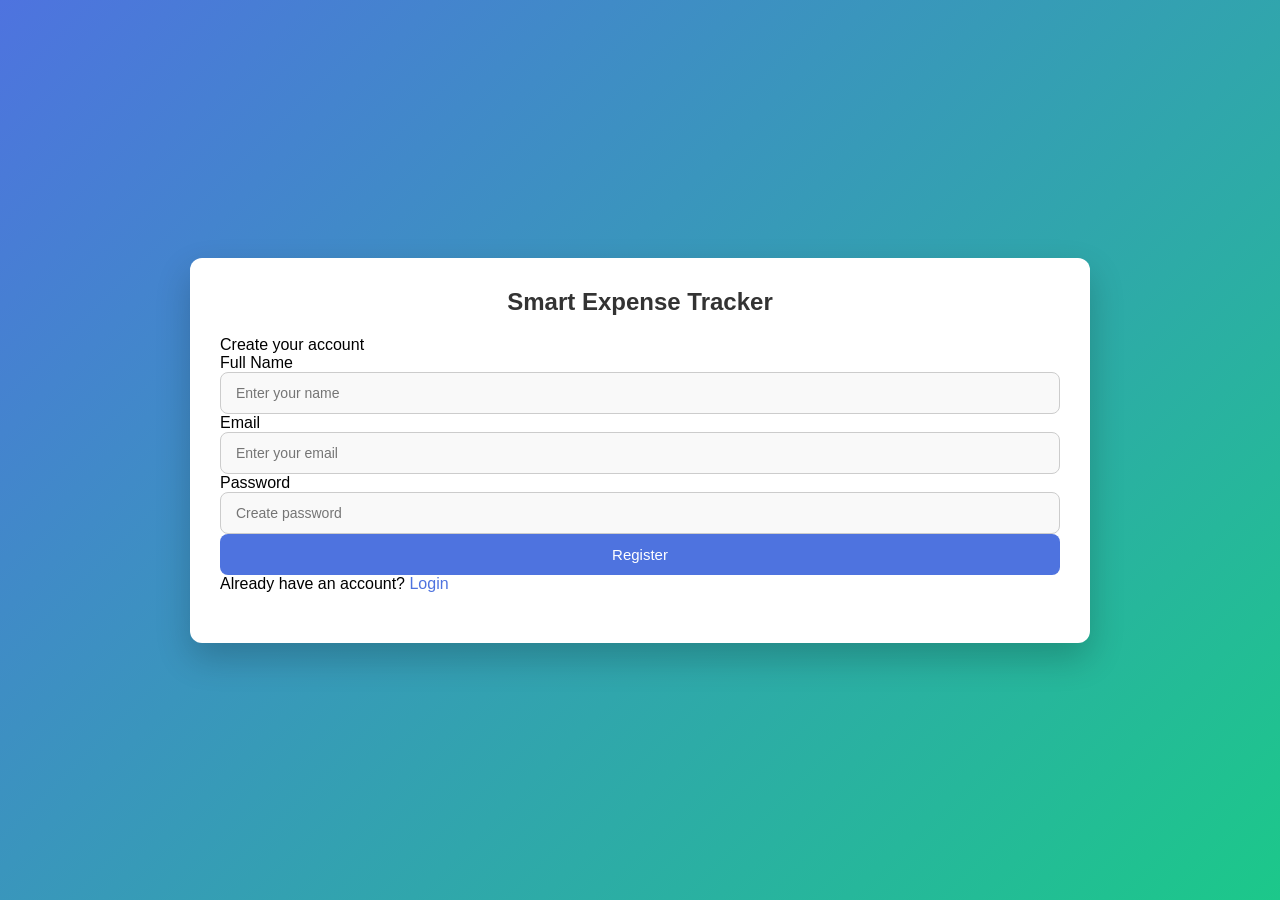
<file: index.html>
<!DOCTYPE html>
<html lang="en">
<head>
    <meta charset="UTF-8">
    <title>Smart Expense Tracker - Register</title>
    <link rel="stylesheet" href="style.css">
</head>
<body>

<div class="container">
    <div class="card">
        <h2>Smart Expense Tracker</h2>
        <p class="subtitle">Create your account</p>

        <form>
            <div class="input-group">
                <label>Full Name</label>
                <input type="text" placeholder="Enter your name" required>
            </div>

            <div class="input-group">
                <label>Email</label>
                <input type="email" placeholder="Enter your email" required>
            </div>

            <div class="input-group">
                <label>Password</label>
                <input type="password" placeholder="Create password" required>
            </div>

            <!-- <div class="input-group">
                <label>Monthly Budget (₹)</label>
                <input type="number" placeholder="e.g. 10000">
            </div> -->

            <!-- Regret Meter -->
            <!-- <div class="input-group">
                <label>Regret Meter 😅</label>
                <input type="range" min="0" max="100" value="30" class="slider">
                <div class="regret-labels">
                    <span>No Regret</span>
                    <span>High Regret</span>
                </div>
            </div> -->

            <button type="submit">Register</button>

            <p class="login-link">
                Already have an account? <a href="login.html">Login</a>
            </p>
        </form>
    </div>
</div>

</body>
</html>
</file>
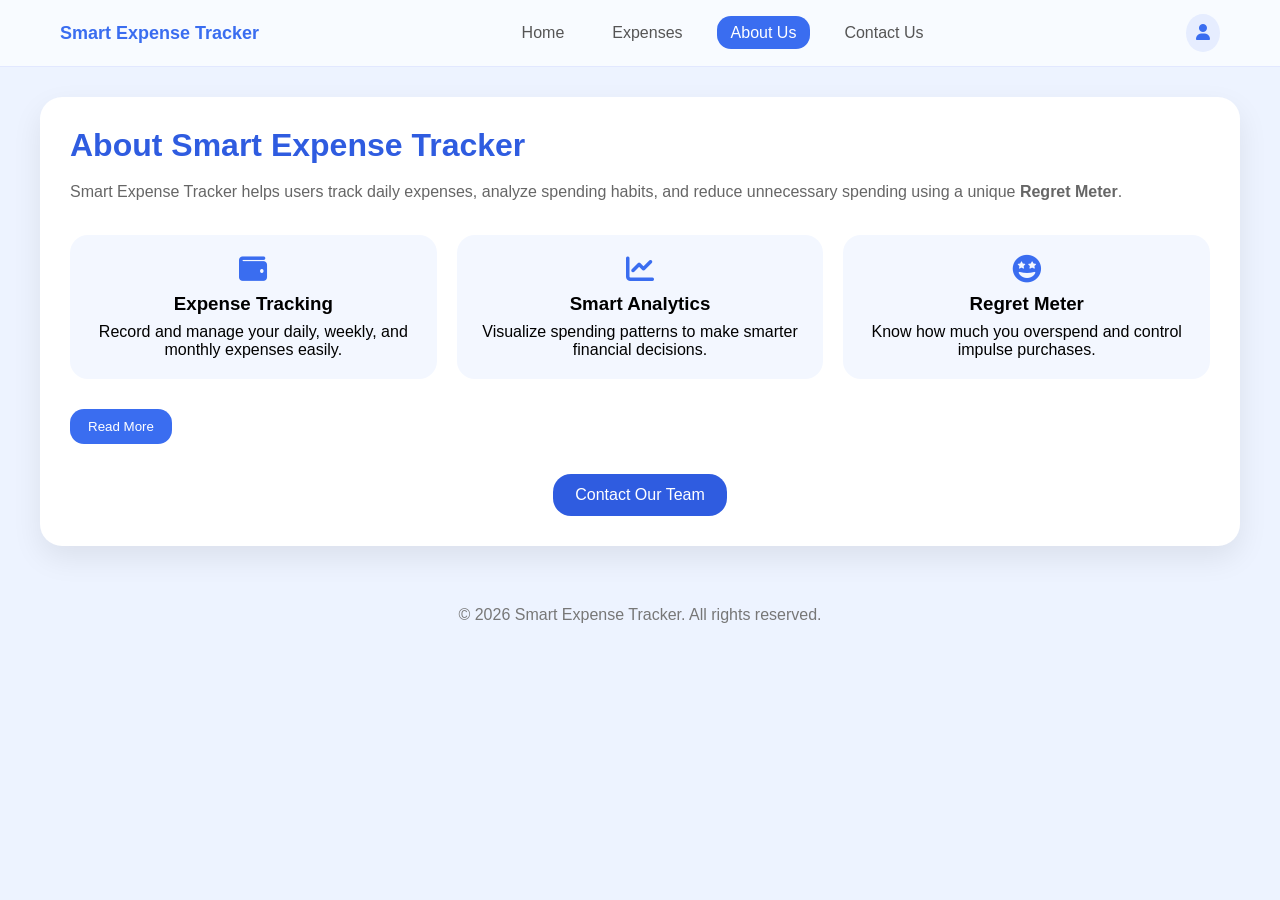
<file: about.html>
<!DOCTYPE html>
<html lang="en">
<head>
    <meta charset="UTF-8">
    <title>About Us - Smart Expense Tracker</title>

    <!-- Font Awesome -->
    <link rel="stylesheet"
          href="https://cdnjs.cloudflare.com/ajax/libs/font-awesome/6.5.0/css/all.min.css">

    <link rel="stylesheet" href="about.css">
</head>
<body>

<!-- ================= NAV BAR ================= -->
<nav class="top-nav">
    <div class="nav-container">
        <div class="logo">Smart Expense Tracker</div>

        <ul class="nav-links">
            <li><a href="home.html">Home</a></li>
            <li><a href="expenses1.html">Expenses</a></li>
            <li class="active"><a href="about.html">About Us</a></li>
            <li><a href="contact.html">Contact Us</a></li>
        </ul>

        <div class="nav-profile">
            <i class="fa-solid fa-user"></i>
        </div>
    </div>
</nav>

<!-- ================= ABOUT SECTION ================= -->
<div class="page-wrapper">
    <div class="about-container">

        <h1>About Smart Expense Tracker</h1>
        <p class="intro">
            Smart Expense Tracker helps users track daily expenses, analyze spending habits,
            and reduce unnecessary spending using a unique <strong>Regret Meter</strong>.
        </p>

        <!-- FEATURES -->
        <div class="features">
            <div class="feature-card">
                <i class="fa-solid fa-wallet"></i>
                <h3>Expense Tracking</h3>
                <p>Record and manage your daily, weekly, and monthly expenses easily.</p>
            </div>

            <div class="feature-card">
                <i class="fa-solid fa-chart-line"></i>
                <h3>Smart Analytics</h3>
                <p>Visualize spending patterns to make smarter financial decisions.</p>
            </div>

            <div class="feature-card">
                <i class="fa-solid fa-face-grin-stars"></i>
                <h3>Regret Meter</h3>
                <p>Know how much you overspend and control impulse purchases.</p>
            </div>
        </div>

        <!-- READ MORE -->
        <div class="more-section">
            <button onclick="toggleMore()">Read More</button>

            <p id="moreText">
                This project is designed for students and professionals to improve
                financial awareness. It provides a user-friendly interface,
                real-time insights, and future-ready scalability for backend integration.
            </p>
        </div>

        <!-- ACTION BUTTON -->
        <div class="action-area">
            <button class="contact-btn" onclick="contactAlert()">
                Contact Our Team
            </button>
        </div>

    </div>
</div>

<!-- ================= FOOTER ================= -->
<footer>
    <p>© <span id="year"></span> Smart Expense Tracker. All rights reserved.</p>
</footer>

<script>
/* SHOW / HIDE READ MORE */
function toggleMore() {
    const text = document.getElementById("moreText");
    if (text.style.display === "block") {
        text.style.display = "none";
    } else {
        text.style.display = "block";
    }
}

/* CONTACT ACTION */
function contactAlert() {
    alert("Thank you for your interest! Please visit the Contact Us page.");
}

/* AUTO YEAR */
document.getElementById("year").innerText = new Date().getFullYear();
</script>

</body>
</html>
</file>
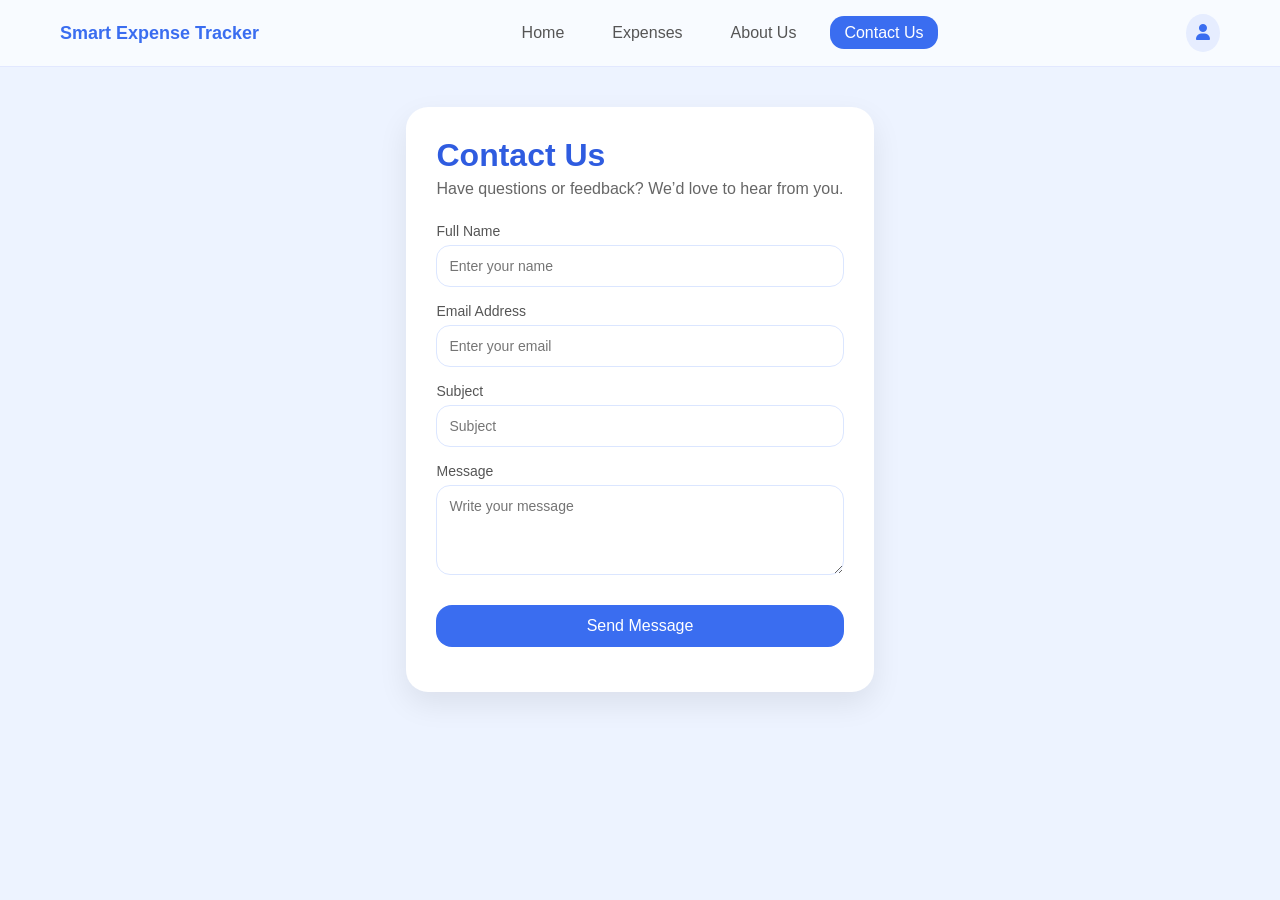
<file: contact.html>
<!DOCTYPE html>
<html lang="en">
<head>
    <meta charset="UTF-8">
    <title>Contact Us - Smart Expense Tracker</title>

    <!-- Font Awesome -->
    <link rel="stylesheet"
          href="https://cdnjs.cloudflare.com/ajax/libs/font-awesome/6.5.0/css/all.min.css">

    <link rel="stylesheet" href="contact.css">
</head>
<body>

<!-- ================= NAV BAR ================= -->
<nav class="top-nav">
    <div class="nav-container">
        <div class="logo">Smart Expense Tracker</div>

        <ul class="nav-links">
            <li><a href="home.html">Home</a></li>
            <li><a href="expenses1.html">Expenses</a></li>
            <li><a href="about.html">About Us</a></li>
            <li class="active"><a href="contact.html">Contact Us</a></li>
        </ul>

        <div class="nav-profile">
            <i class="fa-solid fa-user"></i>
        </div>
    </div>
</nav>

<!-- ================= CONTACT SECTION ================= -->
<div class="page-wrapper">
    <div class="contact-container">

        <h1>Contact Us</h1>
        <p class="subtitle">
            Have questions or feedback? We’d love to hear from you.
        </p>

        <!-- CONTACT FORM -->
        <form onsubmit="return validateContactForm()">

            <div class="input-group">
                <label>Full Name</label>
                <input type="text" id="name" placeholder="Enter your name">
            </div>

            <div class="input-group">
                <label>Email Address</label>
                <input type="text" id="email" placeholder="Enter your email">
            </div>

            <div class="input-group">
                <label>Subject</label>
                <input type="text" id="subject" placeholder="Subject">
            </div>

            <div class="input-group">
                <label>Message</label>
                <textarea id="message" rows="4" placeholder="Write your message"></textarea>
            </div>

            <button type="submit">Send Message</button>
        </form>

        <p id="successMsg"></p>

    </div>
</div>

<!-- ================= JAVASCRIPT ================= -->
<script>
function validateContactForm() {
    const name = document.getElementById("name").value.trim();
    const email = document.getElementById("email").value.trim();
    const subject = document.getElementById("subject").value.trim();
    const message = document.getElementById("message").value.trim();
    const successMsg = document.getElementById("successMsg");

    // Email basic validation
    const emailPattern = /^[^ ]+@[^ ]+\.[a-z]{2,}$/i;

    if (name === "" || email === "" || subject === "" || message === "") {
        alert("All fields are required!");
        return false;
    }

    if (!email.match(emailPattern)) {
        alert("Please enter a valid email address!");
        return false;
    }

    successMsg.innerText = "✅ Thank you! Your message has been sent successfully.";
    successMsg.style.color = "green";

    return false; // prevent actual submit (for demo)
}
</script>

</body>
</html>
</file>
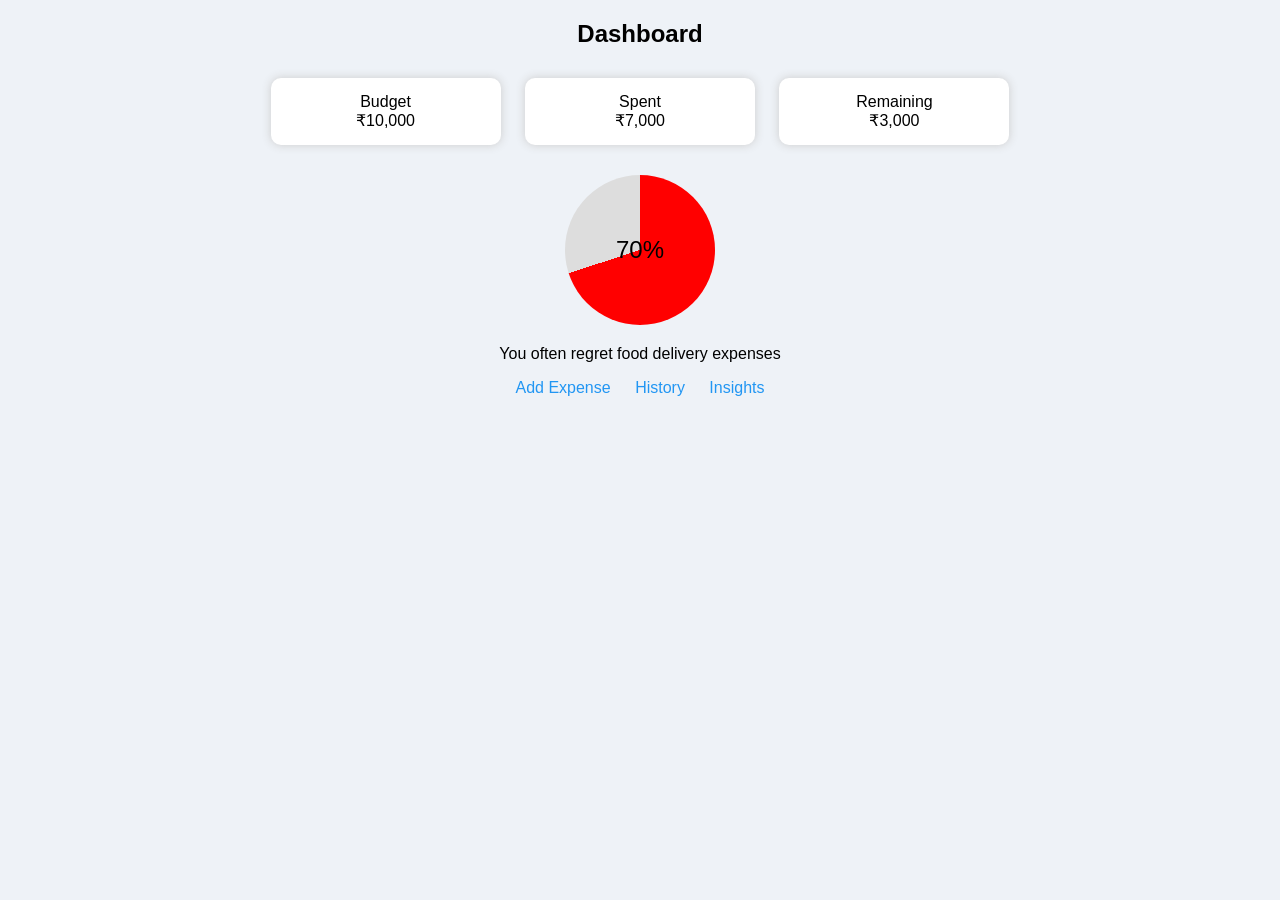
<file: dashboard.html>
<!DOCTYPE html>
<html>
<head>
<title>Dashboard</title>
<style>
body{font-family:Arial;background:#eef2f7;text-align:center}
.card{display:inline-block;width:200px;margin:10px;padding:15px;background:white;border-radius:10px;box-shadow:0 0 10px #ccc}
.meter{
width:150px;height:150px;border-radius:50%;
background:conic-gradient(red 70%, #ddd 0%);
margin:20px auto;display:flex;align-items:center;justify-content:center;
font-size:24px;color:black;
}
.nav a{margin:10px;text-decoration:none;color:#2196F3}
</style>
</head>
<body>

<h2>Dashboard</h2>

<div class="card">Budget<br>₹10,000</div>
<div class="card">Spent<br>₹7,000</div>
<div class="card">Remaining<br>₹3,000</div>

<div class="meter">70%</div>
<p>You often regret food delivery expenses</p>

<div class="nav">
<a href="add_expense.html">Add Expense</a>
<a href="history.html">History</a>
<a href="insights.html">Insights</a>
</div>

</body>
</html>
</file>
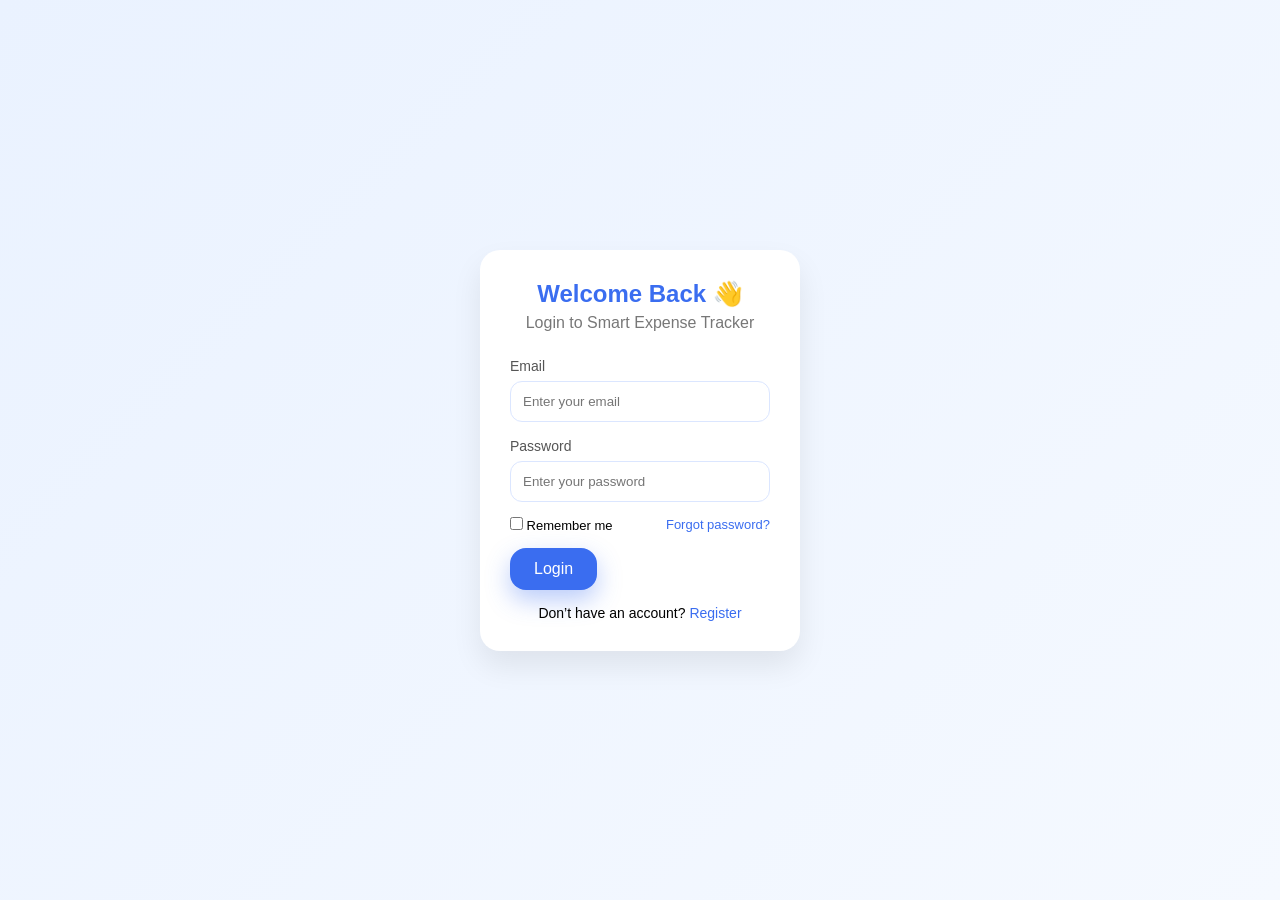
<file: login.html>
<!DOCTYPE html>
<html lang="en">
<head>
    <meta charset="UTF-8">
    <title>Smart Expense Tracker - Login</title>
    <link rel="stylesheet" href="login.css">

</head>
<body>



<div class="container">
    <div class="card">
        <h2>Welcome Back 👋</h2>
        <p class="subtitle">Login to Smart Expense Tracker</p>

        <!-- onsubmit added -->
        <form onsubmit="return validateLogin()">

            <div class="input-group">
                <label>Email</label>
                <!-- id added -->
                <input type="text" id="email" placeholder="Enter your email">
            </div>
            
            <div class="input-group">
                <label>Password</label>
                <!-- id added -->
                <input type="password" id="password" placeholder="Enter your password">
            </div>

            <div class="options">
                <label>
                    <input type="checkbox"> Remember me
                </label>
                <a href="#">Forgot password?</a>
            </div>

            <!-- <button type="submit">Login</button> -->
             <a href="home.html" class="login-btn">Login</a>


            <p class="register-link">
                Don’t have an account? <a href="index.html">Register</a>
            </p>
        </form>
    </div>
</div>

<!-- JavaScript inside body (correct place) -->
<script>
function validateLogin() {
    var email = document.getElementById("email").value;
    var password = document.getElementById("password").value;

    // Email validation
    if (email === "") {
        alert("Email is required");
        return false;
    }

    if (email.indexOf("@") === -1 || email.indexOf(".") === -1) {
        alert("Please enter a valid email address");
        return false;
    }

    // Password validation
    if (password === "") {
        alert("Password is required");
        return false;
    }

    if (password.length < 6) {
        alert("Password must be at least 6 characters long");
        return false;
    }

    alert("Login successful!");
    return true;
}
</script>

</body>
</html>
</file>
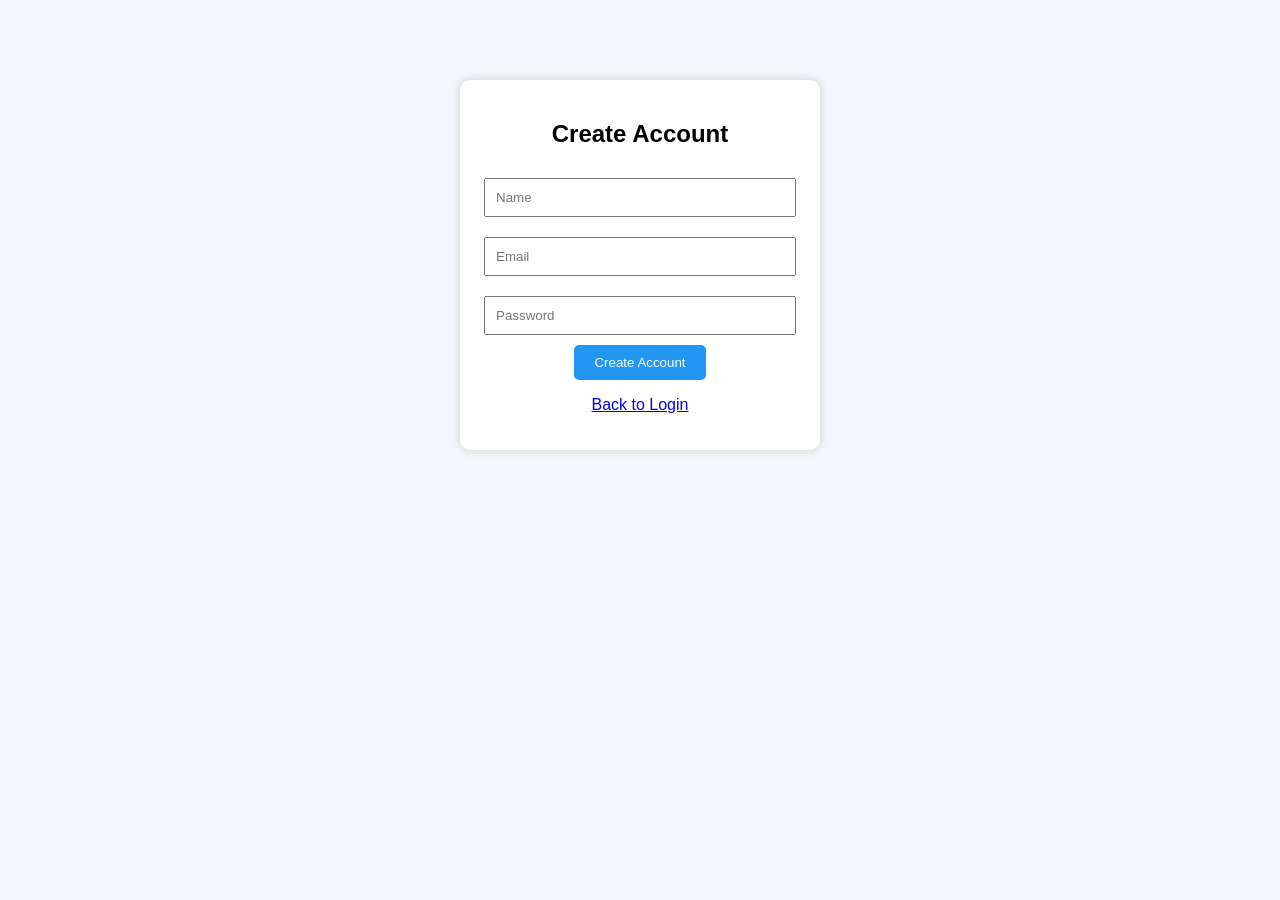
<file: signup.html>
<!DOCTYPE html>
<html>
<head>
<title>Signup</title>
<style>
body{font-family:Arial;background:#f4f7fb;text-align:center}
.container{margin:80px auto;width:320px;padding:20px;background:white;border-radius:10px;box-shadow:0 0 10px #ccc}
input{width:90%;padding:10px;margin:10px 0}
button{padding:10px 20px;background:#2196F3;color:white;border:none;border-radius:5px}
</style>
</head>
<body>
<div class="container">
<h2>Create Account</h2>
<input type="text" placeholder="Name"><br>
<input type="email" placeholder="Email"><br>
<input type="password" placeholder="Password"><br>
<button>Create Account</button>
<p><a href="login.html">Back to Login</a></p>
</div>
</body>
</html>
</file>
<file: style.css>
/* Reset */
* {
    margin: 0;
    padding: 0;
    box-sizing: border-box;
}

body {
    font-family: 'Segoe UI', sans-serif;
    background: linear-gradient(135deg, #4e73df, #1cc88a);
    min-height: 100vh;
    display: flex;
    justify-content: center;
    align-items: center;
}

/* Main Container */
.container {
    width: 95%;
    max-width: 900px;
    background: #ffffff;
    padding: 30px;
    border-radius: 12px;
    box-shadow: 0 15px 35px rgba(0,0,0,0.2);
}

/* Headings */
h2, h3 {
    text-align: center;
    margin-bottom: 20px;
    color: #333;
}

/* Form Styling */
form {
    margin-bottom: 20px;
}

.form-group {
    margin-bottom: 15px;
}

/* Proper Textboxes */
input[type="text"],
input[type="email"],
input[type="password"],
input[type="number"],
input[type="date"],
select {
    width: 100%;
    padding: 12px 15px;
    border-radius: 8px;
    border: 1px solid #ccc;
    font-size: 14px;
    transition: 0.3s ease;
    outline: none;
    background: #f9f9f9;
}

/* Focus Effect */
input:focus,
select:focus {
    border-color: #4e73df;
    background: #fff;
    box-shadow: 0 0 5px rgba(78,115,223,0.4);
}

/* Button Styling */
button {
    width: 100%;
    padding: 12px;
    border-radius: 8px;
    border: none;
    background: #4e73df;
    color: white;
    font-size: 15px;
    cursor: pointer;
    transition: 0.3s ease;
}

button:hover {
    background: #2e59d9;
}

/* Links */
a {
    color: #4e73df;
    text-decoration: none;
}

a:hover {
    text-decoration: underline;
}

/* Table Styling */
table {
    width: 100%;
    border-collapse: collapse;
    margin-top: 20px;
}

table th {
    background: #4e73df;
    color: white;
    padding: 10px;
}

table td {
    padding: 10px;
    border-bottom: 1px solid #ddd;
    text-align: center;
}

/* Regret Badges */
.badge {
    padding: 5px 10px;
    border-radius: 20px;
    color: white;
    font-size: 12px;
}

.green { background: #28a745; }
.yellow { background: #ffc107; color: black; }
.red { background: #dc3545; }
.black { background: #343a40; }

/* Responsive */
@media(max-width: 768px){
    .container {
        padding: 20px;
    }

    table {
        font-size: 12px;
    }
}

.btn-update {
    background: #17a2b8;
    padding: 6px 10px;
    border-radius: 5px;
    color: white;
    text-decoration: none;
    margin-right: 5px;
}

.btn-update:hover {
    background: #138496;
}

.btn-delete {
    background: #dc3545;
    padding: 6px 10px;
    border-radius: 5px;
    color: white;
    text-decoration: none;
}

.btn-delete:hover {
    background: #c82333;
}
</file>
<file: about.css>
/* RESET */
* {
    margin: 0;
    padding: 0;
    box-sizing: border-box;
    font-family: "Segoe UI", sans-serif;
}

/* BODY */
body {
    background: #edf3ff;
}

/* NAV BAR */
.top-nav {
    width: 100%;
    background: #f8fbff;
    border-bottom: 1px solid #e2e8ff;
}

.nav-container {
    max-width: 1200px;
    margin: auto;
    padding: 14px 20px;
    display: flex;
    justify-content: space-between;
    align-items: center;
}

.logo {
    font-size: 18px;
    font-weight: 600;
    color: #3a6df0;
}

.nav-links {
    list-style: none;
    display: flex;
    gap: 20px;
}

.nav-links li a {
    text-decoration: none;
    color: #555;
    padding: 8px 14px;
    border-radius: 14px;
}

.nav-links .active a {
    background: #3a6df0;
    color: white;
}

.nav-profile {
    background: #e6edff;
    padding: 10px;
    border-radius: 50%;
    color: #3a6df0;
}

/* ABOUT CONTAINER */
.page-wrapper {
    display: flex;
    justify-content: center;
}

.about-container {
    max-width: 1200px;
    background: white;
    margin: 30px;
    padding: 30px;
    border-radius: 22px;
    box-shadow: 0 12px 30px rgba(0,0,0,0.08);
}

.about-container h1 {
    color: #2f5ce0;
    margin-bottom: 15px;
}

.intro {
    color: #666;
    margin-bottom: 30px;
    line-height: 1.6;
}

/* FEATURES */
.features {
    display: grid;
    grid-template-columns: repeat(3, 1fr);
    gap: 20px;
}

.feature-card {
    background: #f3f7ff;
    padding: 20px;
    border-radius: 18px;
    text-align: center;
}

.feature-card i {
    font-size: 28px;
    color: #3a6df0;
    margin-bottom: 10px;
}

.feature-card h3 {
    margin-bottom: 8px;
}

/* READ MORE */
.more-section {
    margin-top: 30px;
}

.more-section button {
    padding: 10px 18px;
    border: none;
    border-radius: 14px;
    background: #3a6df0;
    color: white;
    cursor: pointer;
}

#moreText {
    display: none;
    margin-top: 15px;
    color: #555;
    line-height: 1.6;
}

/* ACTION BUTTON */
.action-area {
    margin-top: 30px;
    text-align: center;
}

.contact-btn {
    padding: 12px 22px;
    border-radius: 18px;
    border: none;
    background: #2f5ce0;
    color: white;
    font-size: 16px;
    cursor: pointer;
}

/* FOOTER */
footer {
    margin-top: 30px;
    text-align: center;
    color: #777;
    padding-bottom: 20px;
}

/* MOBILE */
@media (max-width: 768px) {
    .features {
        grid-template-columns: 1fr;
    }

    .nav-links {
        display: none;
    }
}
</file>
<file: contact.css>
/* RESET */
* {
    margin: 0;
    padding: 0;
    box-sizing: border-box;
    font-family: "Segoe UI", sans-serif;
}



/* BODY */
body {
    background: #edf3ff;
}

/* NAV BAR */
.top-nav {
    width: 100%;
    background: #f8fbff;
    border-bottom: 1px solid #e2e8ff;
}

.nav-container {
    max-width: 1200px;
    margin: auto;
    padding: 14px 20px;
    display: flex;
    justify-content: space-between;
    align-items: center;
}

.logo {
    font-size: 18px;
    font-weight: 600;
    color: #3a6df0;
}

.nav-links {
    list-style: none;
    display: flex;
    gap: 20px;
}

.nav-links li a {
    text-decoration: none;
    color: #555;
    padding: 8px 14px;
    border-radius: 14px;
}

.nav-links .active a {
    background: #3a6df0;
    color: white;
}

.nav-profile {
    background: #e6edff;
    padding: 10px;
    border-radius: 50%;
    color: #3a6df0;
}

/* CONTACT CONTAINER */
.page-wrapper {
    display: flex;
    justify-content: center;
}

.contact-container {
    max-width: 500px;
    background: white;
    margin: 40px;
    padding: 30px;
    border-radius: 22px;
    box-shadow: 0 12px 30px rgba(0,0,0,0.08);
}

.contact-container h1 {
    color: #2f5ce0;
    margin-bottom: 6px;
}

.subtitle {
    color: #666;
    margin-bottom: 25px;
}

/* INPUTS */
.input-group {
    margin-bottom: 16px;
}

.input-group label {
    display: block;
    font-size: 14px;
    color: #555;
    margin-bottom: 6px;
}

.input-group input,
.input-group textarea {
    width: 100%;
    padding: 12px;
    border-radius: 14px;
    border: 1px solid #dbe6ff;
    outline: none;
    font-size: 14px;
}

.input-group input:focus,
.input-group textarea:focus {
    border-color: #3a6df0;
}

/* BUTTON */
button {
    width: 100%;
    padding: 12px;
    border-radius: 16px;
    border: none;
    background: #3a6df0;
    color: white;
    font-size: 16px;
    cursor: pointer;
    margin-top: 10px;
}

button:hover {
    background: #2f5ce0;
}

/* SUCCESS MESSAGE */
#successMsg {
    margin-top: 15px;
    text-align: center;
    font-weight: 500;
}

/* MOBILE */
@media (max-width: 768px) {
    .nav-links {
        display: none;
    }

    .contact-container {
        margin: 20px;
    }
}
</file>
<file: login.css>
* {
    margin: 0;
    padding: 0;
    box-sizing: border-box;
    font-family: 'Segoe UI', sans-serif;
}

body {
    height: 100vh;
    background: linear-gradient(135deg, #eaf2ff, #f5f9ff);
    display: flex;
    align-items: center;
    justify-content: center;
}


.container {
    width: 100%;
    max-width: 360px;
    padding: 20px;
}

.card {
    background: #ffffff;
    border-radius: 20px;
    padding: 30px;
    box-shadow: 0 15px 30px rgba(0, 0, 0, 0.08);
}

.card h2 {
    text-align: center;
    color: #3a6df0;
    margin-bottom: 6px;
}

.subtitle {
    text-align: center;
    color: #777;
    margin-bottom: 25px;
}

.input-group {
    margin-bottom: 15px;
}

.input-group label {
    font-size: 14px;
    color: #555;
}

.input-group input {
    width: 100%;
    padding: 12px;
    margin-top: 6px;
    border-radius: 12px;
    border: 1px solid #dbe6ff;
    outline: none;
}

.input-group input:focus {
    border-color: #3a6df0;
}

/* Options row */
.options {
    display: flex;
    justify-content: space-between;
    align-items: center;
    font-size: 13px;
    margin-bottom: 15px;
}

.options a {
    color: #3a6df0;
    text-decoration: none;
}

button {
    width: 100%;
    padding: 12px;
    border: none;
    border-radius: 14px;
    background: #3a6df0;
    color: white;
    font-size: 16px;
    cursor: pointer;
}

button:hover {
    background: #2f5ce0;
}

.register-link {
    text-align: center;
    margin-top: 15px;
    font-size: 14px;
}

.register-link a {
    color: #3a6df0;
    text-decoration: none;
    font-weight: 500;
}

.login-btn {
    display: inline-block;
    padding: 12px 24px;
    background: #3a6df0;
    color: white;
    text-decoration: none;
    border-radius: 16px;
    font-size: 16px;
    font-weight: 500;
    box-shadow: 0 10px 25px rgba(58,109,240,0.35);
}

.login-btn:hover {
    background: #2f5ce0;
}
</file>
